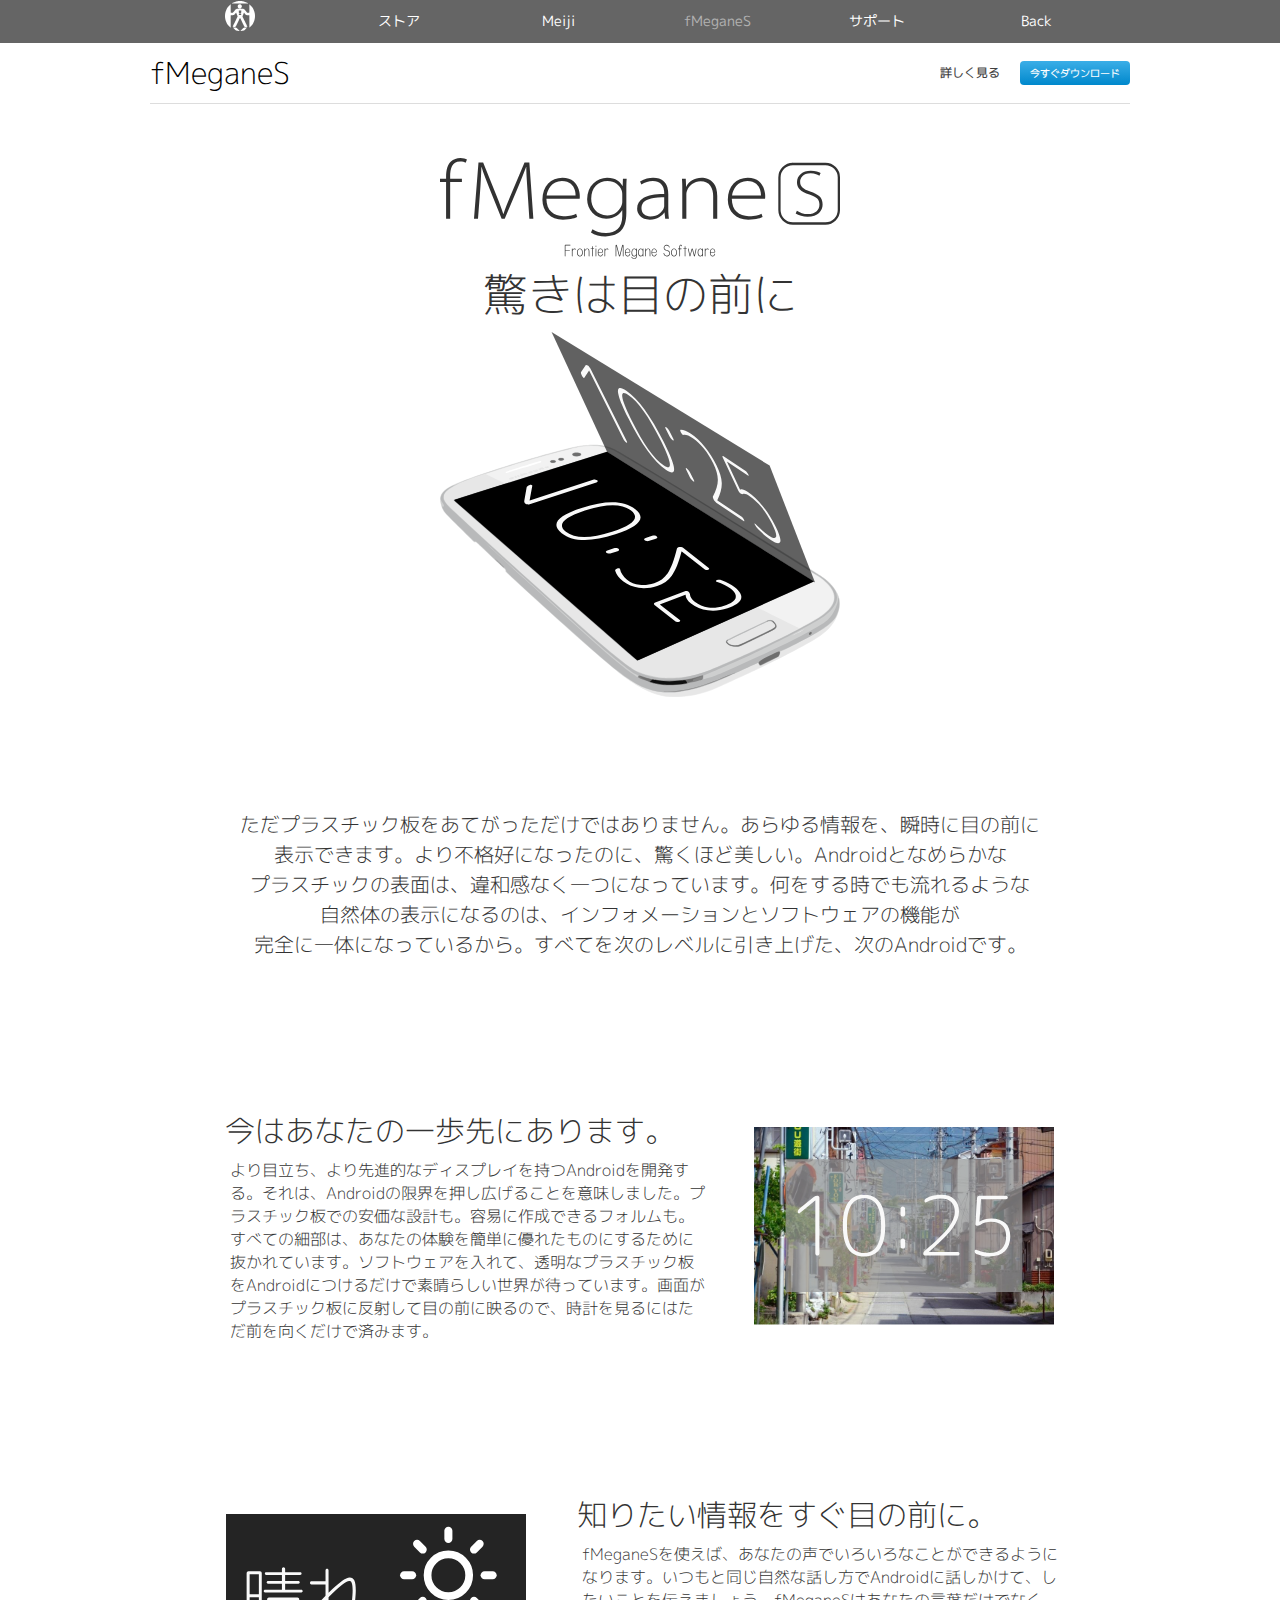
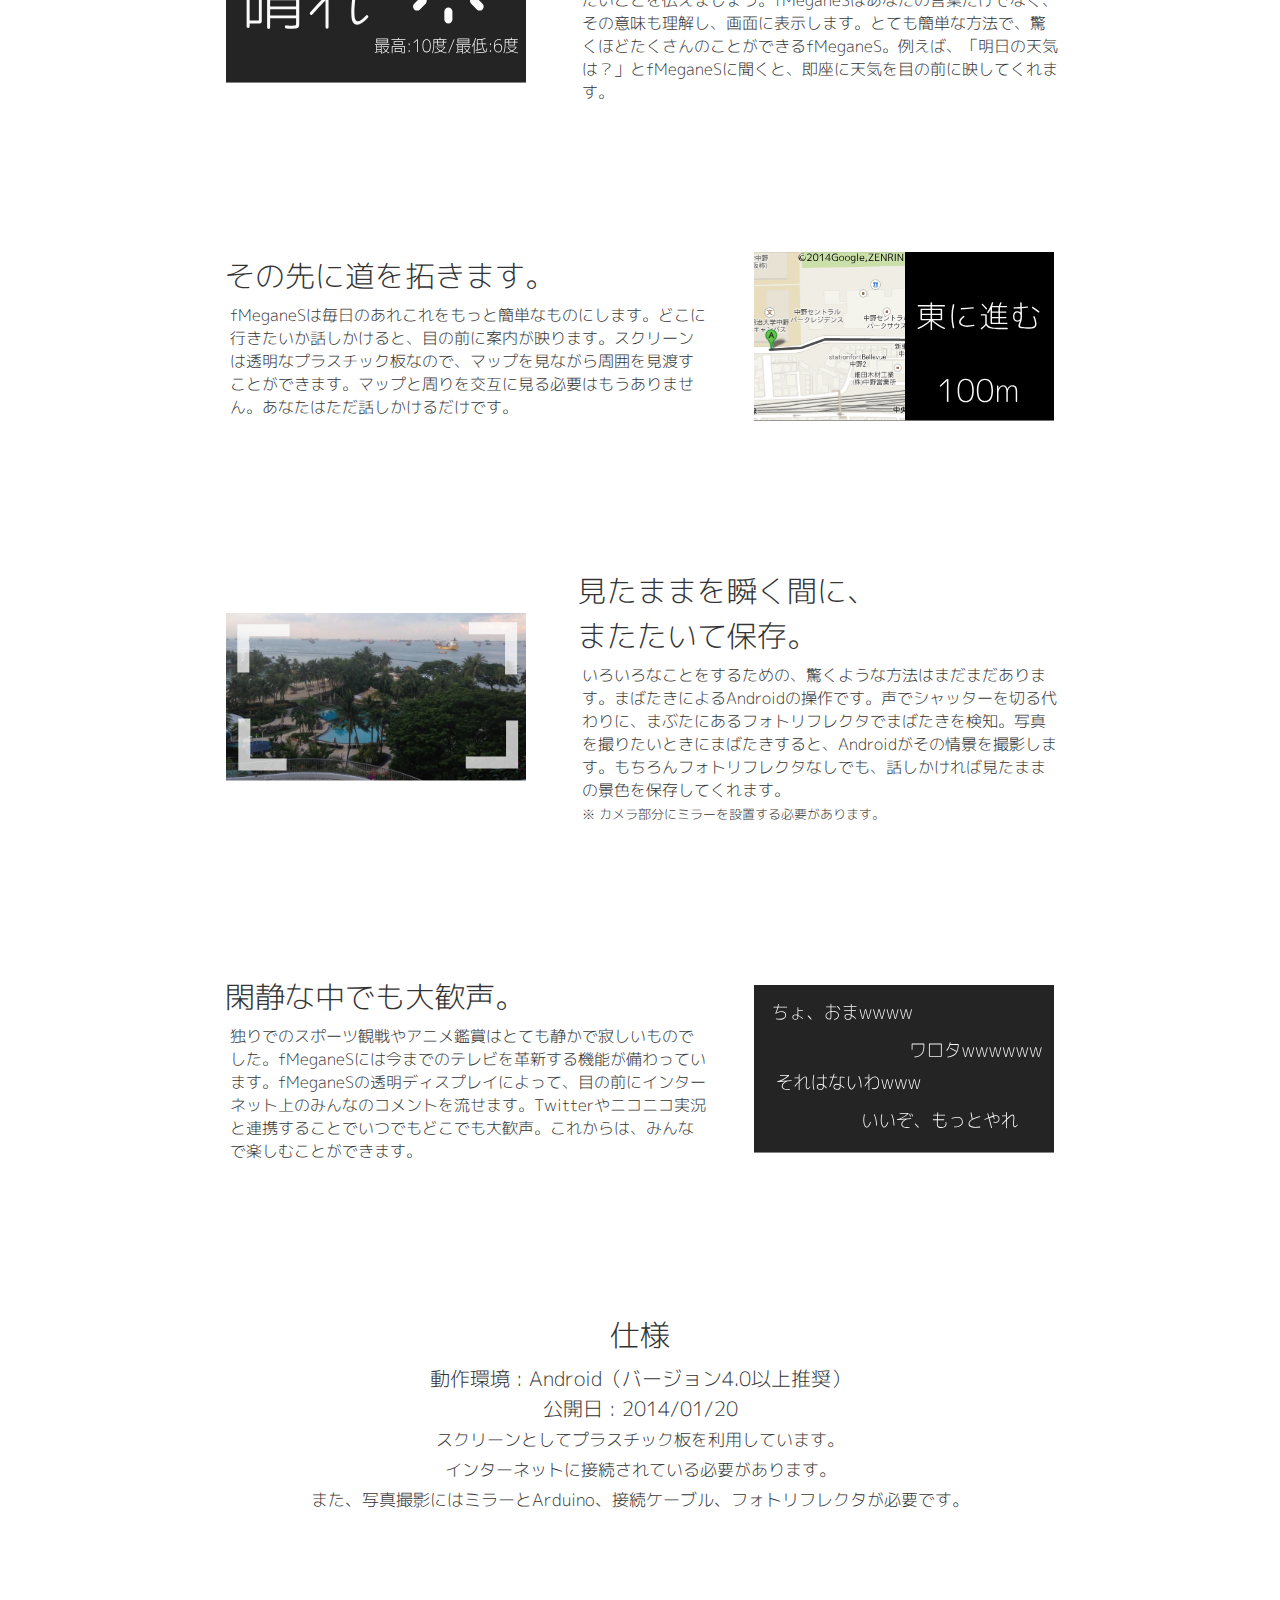
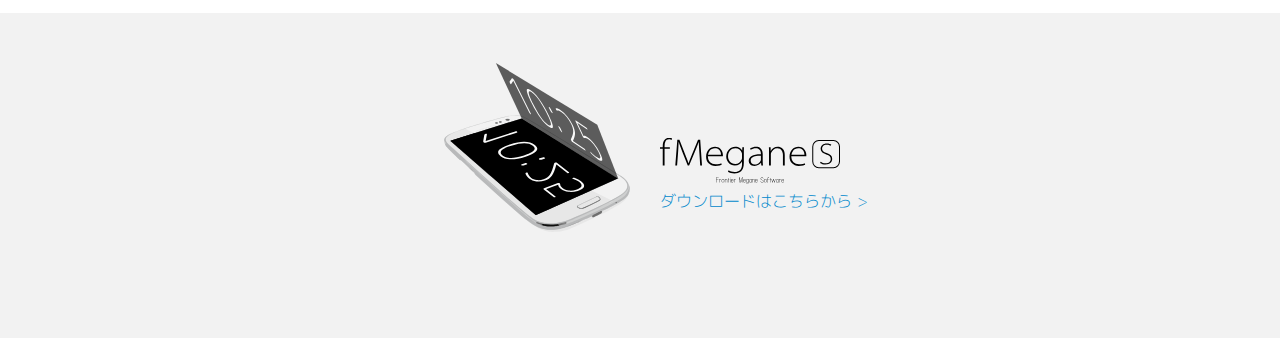
<file: index.html>
<!DOCTYPE html>
<html>
  <head>
    <meta charset='utf-8'/>
    <title>fMeganeS - Frontier Megane Software</title>
    <meta http-equiv='X-UA-Compatible' content='IE=Edge,chrome=1'/>
    <link rel='stylesheet' href='./css/fMeganeS.css'/>
    <link rel='stylesheet' href='./css/fMeganeS-IE.css'/>
  </head>
  <body>
    <nav>
      <a href='../index.html'><span class='home'>
        <!-- Home icon --> <img src='./imgs/3846masa.svg' alt='home'>
      </span></a>
      <a target='_blank' href='http://www.amazon.co.jp/gp/registry/wishlist/1J9UF68TY36L1/?sort=priority'><span class='store'>
        ストア
      </span></a>
      <a target='_blank' href='http://www.meiji.ac.jp/'><span class='meiji'>
        Meiji
      </span></a>
      <span class='fmeganes current'>
        fMeganeS
      </span>
      <a href='mailto:ev30686@meiji.ac.jp'><span class='support'>
        サポート
      </span></a>
      <a href='../index.html'><span class='search'>
        Back
      </span></a>
    </nav>
    <header>
      <span class='fms'>fMeganeS</span>
      <input type='button' readonly='readonly'/>
      <a href='#download' class='to_download'><span>
        今すぐダウンロード
      </span></a>
      <span id='info' class='info'>詳しく見る</span>
      <span id='none' class='none'>×</span>
      <div>
        <ul>
          <li><a href='#clock'>
              <img src='./imgs/screen01.svg' alt='clock'/>
              時計
          </a></li>
          <li><a href='#weather'>
              <img src='./imgs/screen02.svg' alt='weather'/>
              天気
          </a></li>
          <li><a href='#route'>
              <img src='./imgs/screen03.svg' alt='route'/>
              ルート検索
          </a></li>
          <li><a href='#photo'>
              <img src='./imgs/screen04.svg' alt='photo'/>
              写真
          </a></li>
          <li><a href='#comment'>
              <img src='./imgs/screen05.svg' alt='comment'/>
              実況
          </a></li>
        </ul>
      </div>
    </header>
    <!-- <hr> -->
    <article>
      <h1><img class='logo' src='./imgs/fMeganeS.svg' alt='fMeganeS'/></h1>
      <h2>驚きは目の前に</h2>
      <p><img class='device' src='./imgs/device.svg' alt='device'/></p>
      <section>
        <span>ただプラスチック板を</span><span>あてがっただけではありません。</span><span>あらゆる情報を、</span><span>瞬時に目の前に</span><span>表示できます。</span><span>より不格好になったのに、</span><span>驚くほど美しい。</span><span>Androidとなめらかな</span><span>プラスチックの表面は、</span><span>違和感なく一つになっています。</span><span>何をする時でも流れるような</span><span>自然体の表示になるのは、</span><span>インフォメーションとソフトウェアの機能が</span><span>完全に一体になっているから。</span><span>すべてを次のレベルに引き上げた、</span><span>次のAndroidです。</span>
      </section>
      <section id='clock'>
        <div class='left content'>
          <h2><span>今はあなたの</span><span>一歩先にあります。</span></h2>
          <div>
            より目立ち、より先進的なディスプレイを持つAndroidを開発する。それは、Androidの限界を押し広げることを意味しました。プラスチック板での安価な設計も。容易に作成できるフォルムも。すべての細部は、あなたの体験を簡単に優れたものにするために抜かれています。ソフトウェアを入れて、透明なプラスチック板をAndroidにつけるだけで素晴らしい世界が待っています。画面がプラスチック板に反射して目の前に映るので、時計を見るにはただ前を向くだけで済みます。
          </div>
        </div>
        <div class='right image'>
          <img src='./imgs/screen01.svg' alt='clock'/>
        </div>
      </section>

      <section id='weather'>
        <div class='right content'>
          <h2><span>知りたい情報を</span><span>すぐ目の前に。</span></h2>
          <div>
            fMeganeSを使えば、あなたの声でいろいろなことができるようになります。いつもと同じ自然な話し方でAndroidに話しかけて、したいことを伝えましょう。fMeganeSはあなたの言葉だけでなく、その意味も理解し、画面に表示します。とても簡単な方法で、驚くほどたくさんのことができるfMeganeS。例えば、「明日の天気は？」とfMeganeSに聞くと、即座に天気を目の前に映してくれます。
          </div>
        </div>
        <div class='left image'>
          <img src='./imgs/screen02.svg' alt='weather'/>
        </div>
      </section>

      <section id='route'>
        <div class='left content'>
          <h2>その先に道を拓きます。</h2>
          <div>
            fMeganeSは毎日のあれこれをもっと簡単なものにします。どこに行きたいか話しかけると、目の前に案内が映ります。スクリーンは透明なプラスチック板なので、マップを見ながら周囲を見渡すことができます。マップと周りを交互に見る必要はもうありません。あなたはただ話しかけるだけです。
          </div>
        </div>
        <div class='right image'>
          <img src='./imgs/screen03.svg' alt='route'/>
        </div>
      </section>

      <section id='photo'>
        <div class='right content'>
          <h2><span>見たままを瞬く間に、</span><span>またたいて保存。</span></h2>
          <div>
            いろいろなことをするための、驚くような方法はまだまだあります。まばたきによるAndroidの操作です。声でシャッターを切る代わりに、まぶたにあるフォトリフレクタでまばたきを検知。写真を撮りたいときにまばたきすると、Androidがその情景を撮影します。もちろんフォトリフレクタなしでも、話しかければ見たままの景色を保存してくれます。<br>
            <small>※ カメラ部分にミラーを設置する必要があります。</small>
          </div>
        </div>
        <div class='left image'>
          <img src='./imgs/screen04.svg' alt='photoweather'/>
        </div>
      </section>

      <section id='comment'>
        <div class='left content'>
          <h2>閑静な中でも大歓声。</h2>
          <div>
            独りでのスポーツ観戦やアニメ鑑賞はとても静かで寂しいものでした。fMeganeSには今までのテレビを革新する機能が備わっています。fMeganeSの透明ディスプレイによって、目の前にインターネット上のみんなのコメントを流せます。Twitterやニコニコ実況と連携することでいつでもどこでも大歓声。これからは、みんなで楽しむことができます。
          </div>
        </div>
        <div class='right image'>
          <img src='./imgs/screen05.svg' alt='comment'/>
        </div>
      </section>

      <section>
        <h2>仕様</h2>
        <p>動作環境 : Android（バージョン4.0以上推奨）</p>
        <p>公開日 : 2014/01/20</p>
        <small>
          スクリーンとしてプラスチック板を利用しています。<br>
          インターネットに接続されている必要があります。<br>
          また、写真撮影にはミラーとArduino、接続ケーブル、フォトリフレクタが必要です。
        </small>
      </section>
    </article>

    <footer id='download'>
      <div class='left'>
        <img class='device' src='./imgs/device.svg' alt='device'/>
      </div>
      <div class='right'>
        <div class='inner'>
          <img class='logo' src='./imgs/fMeganeS.svg' alt='fMeganeS'/><br>
          <a class='download' href='https://github.com/3846masa/fMeganeS/releases/download/v0.1/fMeganeS.apk' download='fMeganeS.apk' type="application/vnd.android.package-archive">
            ダウンロードはこちらから &gt;
          </a>
        </div>
      </div>
    </footer>
  </body>
</html>
</file>
<file: css/fMeganeS.css>
@charset 'UTF-8';

@font-face {
    font-family: 'm_1p_light';
    src: url('../fonts/mplus-1p-light-sub.eot');
    src: url('../fonts/mplus-1p-light-sub.eot?#iefix') format('embedded-opentype'),
         url('../fonts/mplus-1p-light-sub.ttf') format('truetype');
    font-weight: normal;
    font-style: normal;
}
@font-face {
    font-family: 'm_1p_regular';
    src: url('../fonts/mplus-1p-regular-sub.eot');
    src: url('../fonts/mplus-1p-regular-sub.eot?#iefix') format('embedded-opentype'),
         url('../fonts/mplus-1p-regular-sub.ttf') format('truetype');
    font-weight: normal;
    font-style: normal;
}

html,body {
  width: 100%;
  min-width: 1000px;
  margin: 0;
  padding: 0;
  font-family: 'M+ 1p light', 'm_1p_light';
}
img {
  border: none;
}
a,a:hover,a:focus {
  outline: none;
  color: inherit;
  text-decoration: none;
}
nav {
  padding: 0 12.5%;
  background-color: #656565;
  width: 100%;
  height: 2.7em;
  top: 0;
  left: 0;
  box-sizing: border-box;
  font-family: 'M+ 1p regular', 'm_1p_regular';
}
nav span {
  width: 16.6%;
  display: block;
  float: left;
  text-align: center;
  font-size: 90%;
  line-height: 3em;
  color: white;
  cursor: pointer;
  transition: opacity 0.2s cubic-bezier(0.645, 0.045, 0.355, 1);
}

nav .current, nav span:hover {
  opacity: 0.5;
}

nav .home img {
  width: 30px;
  vertical-align: middle;
  margin-top: -5px;
}

header {
  position: relative;
  margin: 0 150px;
  font-size: 30px;
  line-height: 2em;
}
header .to_download {
  position: absolute;
  line-height: 1.55em;
  right: 0;
}
header .to_download span {
  background-image: linear-gradient(#3baee7, #08c);
  color: white;
  font-weight: bold;
  font-size: 10px;
  padding: 0 10px;
  border-radius: 4px;
  line-height: 2.4em;
  display: inline-block;
  right: 0;
}
header .fms {
  font-size: 30px;
  line-height: 2em;
}
header .info {
  display: inline;
  opacity: 0.75;
  position: absolute;
  font-size: 12px;
  font-weight: bold;
  right: 130px;
  transition: opacity 0.2s cubic-bezier(0.645, 0.045, 0.355, 1);
}
header input {
  position: absolute;
  cursor: pointer;
  right: 130px;
  width: 58px;
  top: 18px;
  opacity: 0;
  z-index: 10;
}
header input:hover+.info {
  opacity: 1;
}
header .none {
  z-index: 10;
  display: none;
  cursor: pointer;
}
header input:focus~.none {
  display: inline-block;
  opacity: 0.75;
  position: absolute;
  font-size: 10px;
  font-weight: bold;
  text-align: right;
  width: 75px;
  right: 120px;
  transition: opacity 0.2s cubic-bezier(0.645, 0.045, 0.355, 1);
}
header input:focus~.none:hover {
  opacity: 1;
}
header input~div {
  position: absolute;
  width: 100%;
  height: 0;
  background-color: rgba(255,255,255,0.9);
  overflow: hidden;
  opacity: 1;
  z-index: 100;
  border-bottom: #ddd 1px solid;
  box-sizing: border-box;
  transition: all 0.2s cubic-bezier(0.645, 0.045, 0.355, 1);
}
header input:focus~div {
  visibility: visible;
  height: 370px;
}

header input~div ul {
  overflow: hidden;
  margin: 0 auto;
  padding: 20px 0;
  text-align: center;
  width: 700px;
  float: none;
  list-style: none;
  line-height: 1em;
}
header input~div li {
  line-height: 1em;
  font-size: 60%;
  margin: 0 auto;
  width: 180px;
  opacity: 1;
  transform: scale(0);
  display:inline-block;
  transition: all 0.2s cubic-bezier(0.645, 0.045, 0.355, 1);
}
header input~div li img {
  padding: 10px 0;
}

header input:focus~div li {
  transform: scale(1);
}
header input:focus~div li:hover {
  opacity: 0.8;
}

hr {
  border: 0;
  border-top: #eee solid 1px;
  margin: 0 150px;
}

article {
  margin: 0 150px;
  text-align: center;
  font-size: 30px;
  color: #333;
}

article h1, article h2 {
  margin: 5px;
  padding: 0;
  font-weight: normal;
}

article .logo {
  margin-top: 50px;
  margin-bottom: -25px;
  max-width: 400px;
  opacity: 0.8;
}

article p {
  margin: 0;
}
article .device {
  max-width: 400px;
}

article section {
  position: relative;
  margin: 100px 50px 150px 50px;
  font-size: 20px;
}
article section span {
  white-space: nowrap;
  display: inline-block;
}

article section .content {
  width: 60%;
  padding: 0 20px;
  box-sizing: border-box;
}
article section .image {
  width: 40%;
  position: absolute;
  top: 0;
  height: 100%;
}

article section .right.content {
  position: relative;
  margin-left: 40%;
}

article section .right.image {
  position: absolute;
  top: 0;
  right: 0;
  height: 100%;
}

article section .content h2 {
  text-align: left;
}
article section .content h2>span {
  white-space: nowrap;
  display: inline-block;
}

article section .content div {
  padding-left: 10px;
  white-space: normal;
  font-size: 16px;
  text-align: left;
}

article section .image img {
  top: 50%;
  transform: translateY(-50%);
  position: relative;
  max-width: 300px;
}

footer {
  position: relative;
  background-color: #f2f2f2;
  margin-top: -50px;
  padding: 50px 0 100px 0;
}

footer div {
  width: 50%;
  padding: 0 10px;
  box-sizing: border-box;
}

footer div img {
  width: 30%;
}

footer .left {
  text-align: right;
}

footer .right {
  text-align: left;
  position: absolute;
  top: 0;
  right: 0;
  height: 100%;
}

footer .right>.inner {
  width: 100%;
  top: 50%;
  transform: translateY(-50%);
  position: relative;
}

footer .download {
  color: #08c;
}
footer .download:hover {
  text-decoration: underline;
}
</file>
<file: css/fMeganeS-IE.css>
@charset 'UTF-8';
/* IE Only */
header .to_download span {
  background-color: #3baee7;
}

/* IE9 */
:root header input~div li {
  line-height: 0.5em \0/IE9;
}
:root header input~div li img {
  padding: 0 \0/IE9;
}

/* IE10 & IE11 */
@media screen and (-ms-high-contrast: active), (-ms-high-contrast: none) {
  header input~div li {
    line-height: 0.5em;
  }
  header input~div li img {
    padding: 0;
  }
}
</file>
